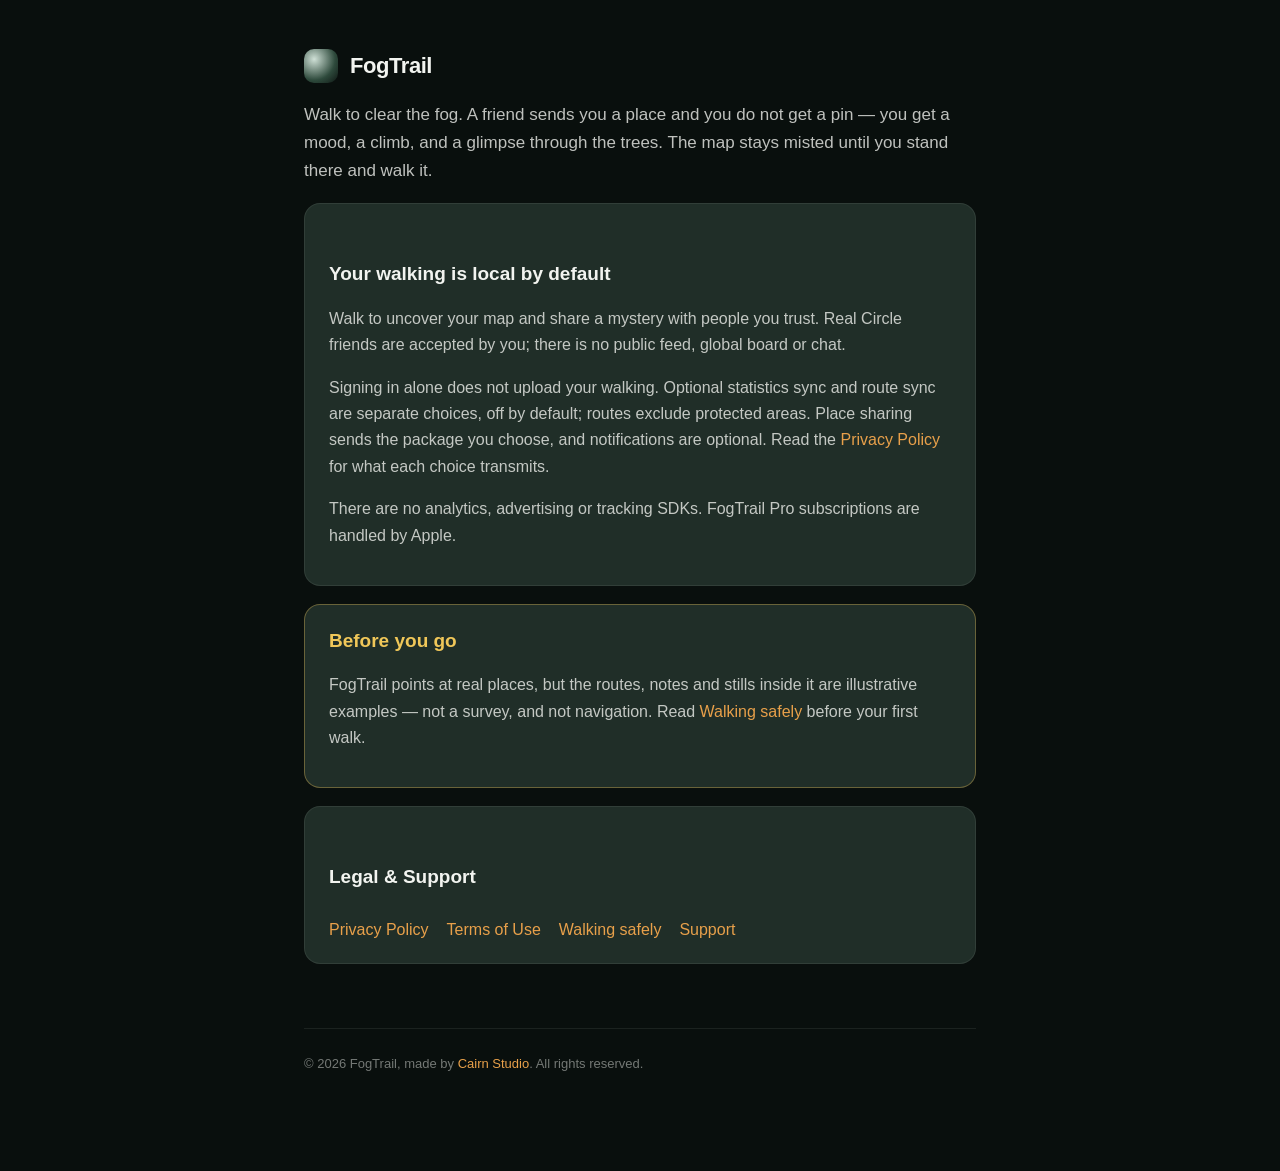
<file: index.html>
<!DOCTYPE html>
<html lang="en">
<head>
  <meta charset="utf-8">
  <meta name="viewport" content="width=device-width, initial-scale=1">
  <title>FogTrail</title>
  <link rel="stylesheet" href="style.css">
</head>
<body>
  <div class="wrap">
    <header class="brand"><div class="dot"></div><h1>FogTrail</h1></header>
    <p class="lede">Walk to clear the fog. A friend sends you a place and you do not
    get a pin — you get a mood, a climb, and a glimpse through the trees. The map
    stays misted until you stand there and walk it.</p>

    <div class="card">
      <h2>Your walking is local by default</h2>
      <p>Walk to uncover your map and share a mystery with people you trust. Real Circle
      friends are accepted by you; there is no public feed, global board or chat.</p>
      <p>Signing in alone does not upload your walking. Optional statistics sync and route
      sync are separate choices, off by default; routes exclude protected areas. Place sharing
      sends the package you choose, and notifications are optional. Read the
      <a href="privacy.html">Privacy Policy</a> for what each choice transmits.</p>
      <p>There are no analytics, advertising or tracking SDKs. FogTrail Pro subscriptions
      are handled by Apple.</p>
    </div>

    <div class="card warn">
      <h2>Before you go</h2>
      <p>FogTrail points at real places, but the routes, notes and stills inside it
      are illustrative examples — not a survey, and not navigation. Read
      <a href="safety.html">Walking safely</a> before your first walk.</p>
    </div>

    <div class="card">
      <h2>Legal &amp; Support</h2>
      <nav class="links">
        <a href="privacy.html">Privacy Policy</a>
        <a href="terms.html">Terms of Use</a>
        <a href="safety.html">Walking safely</a>
        <a href="support.html">Support</a>
      </nav>
    </div>
    <footer>© 2026 FogTrail, made by <a href="https://www.cairnstudio.si/fogtrail/">Cairn Studio</a>. All rights reserved.</footer>
  </div>
</body>
</html>
</file>
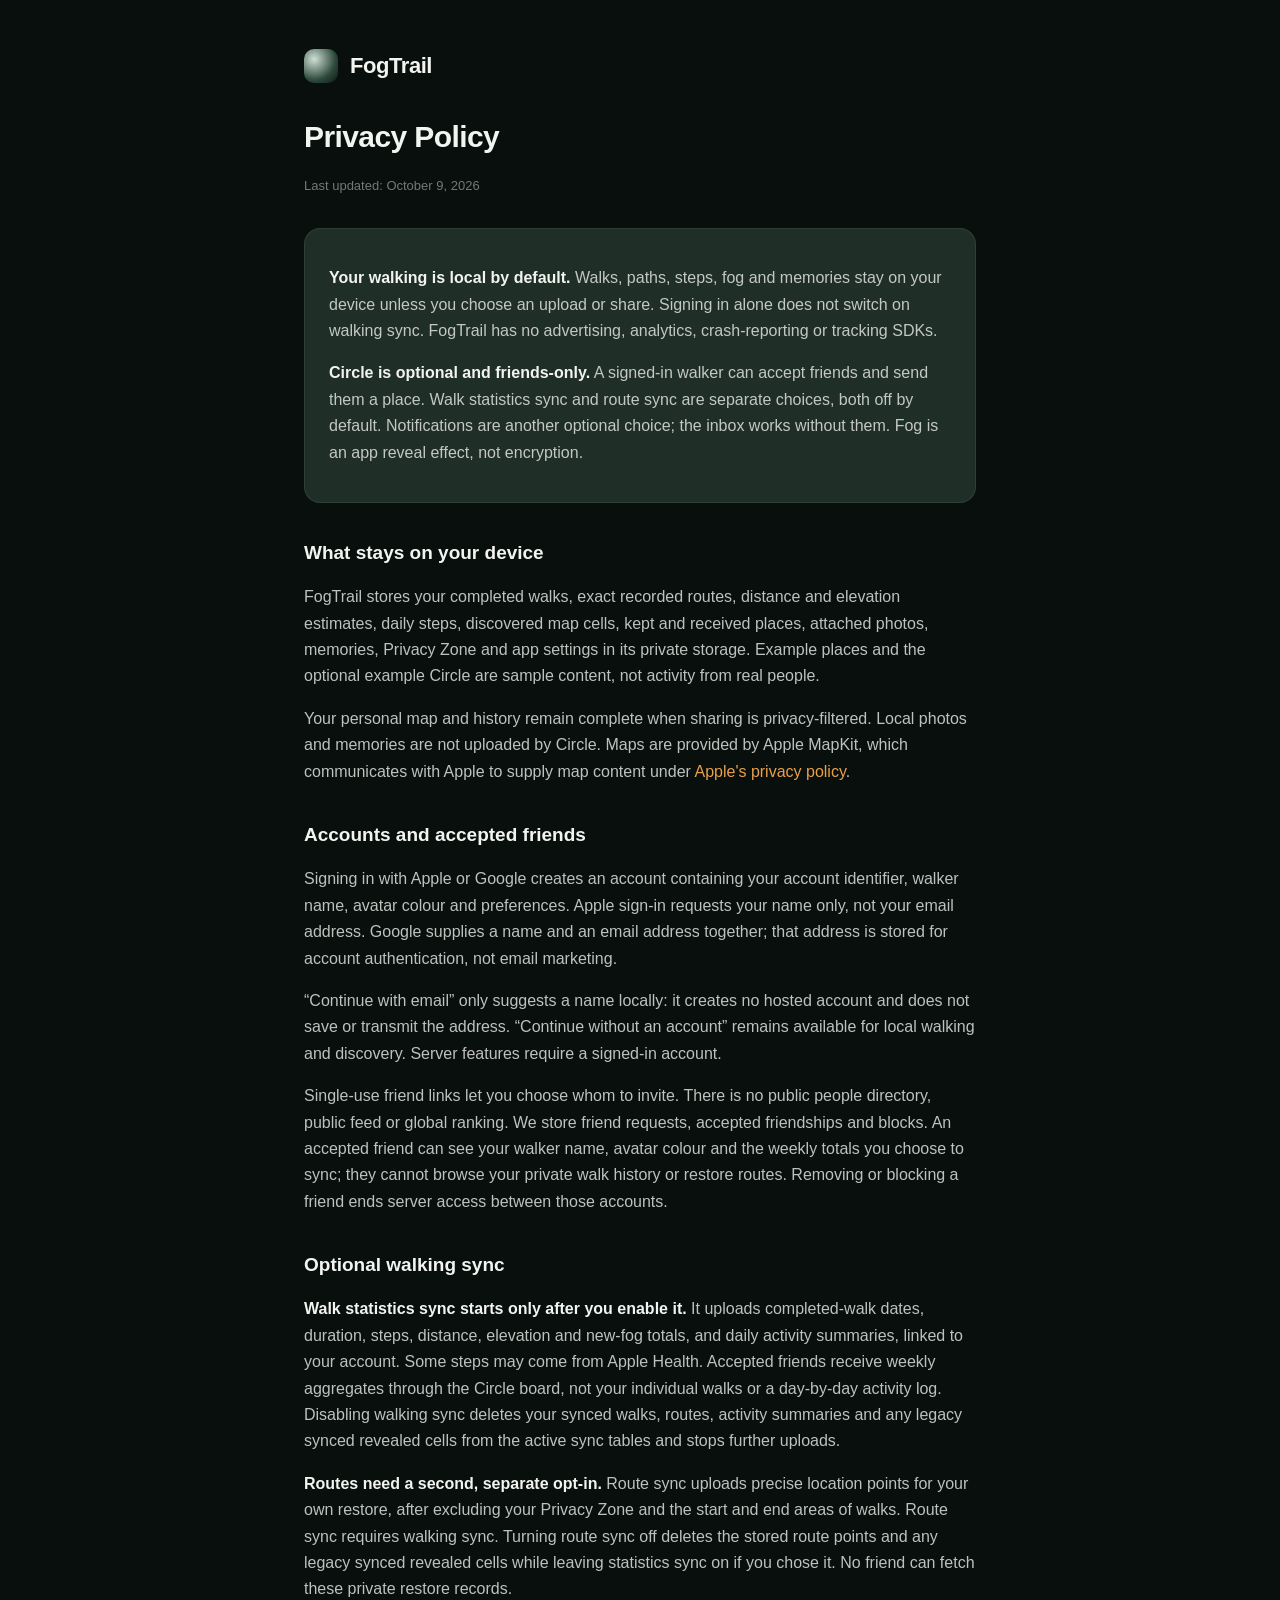
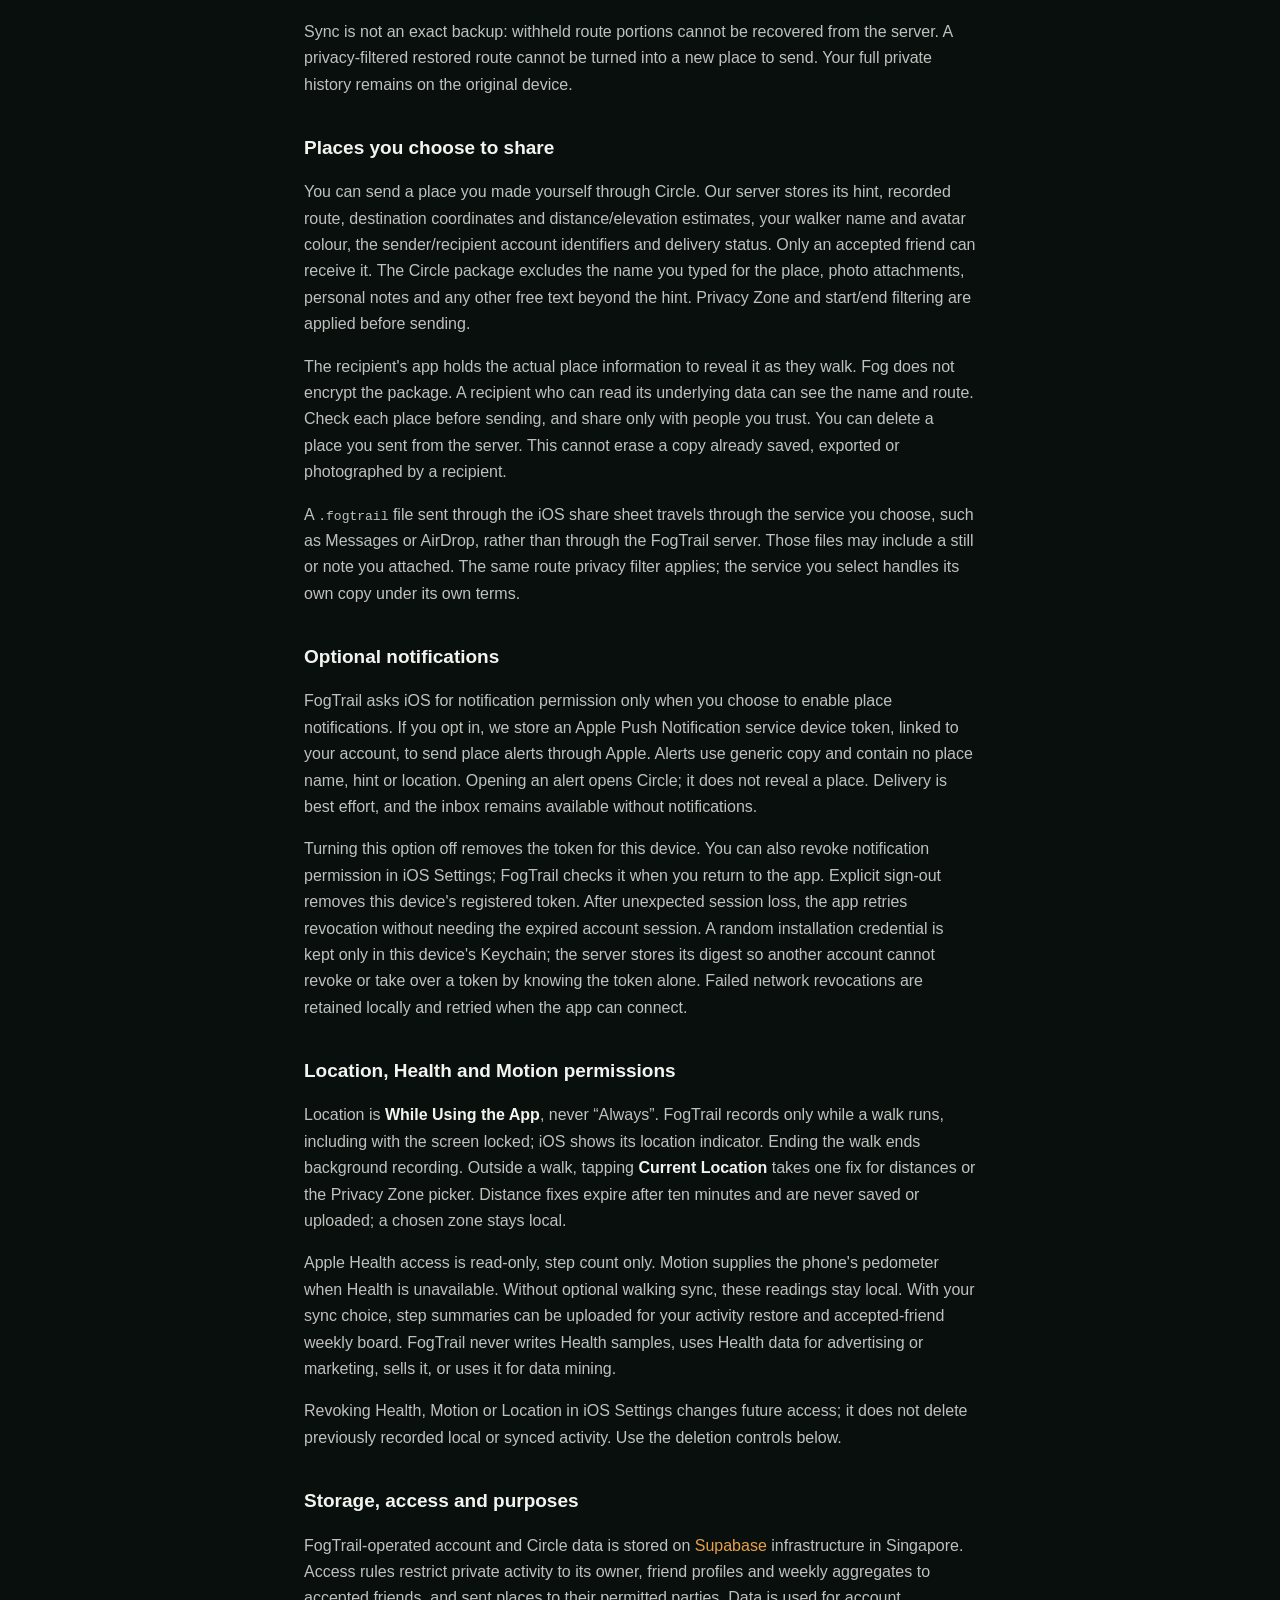
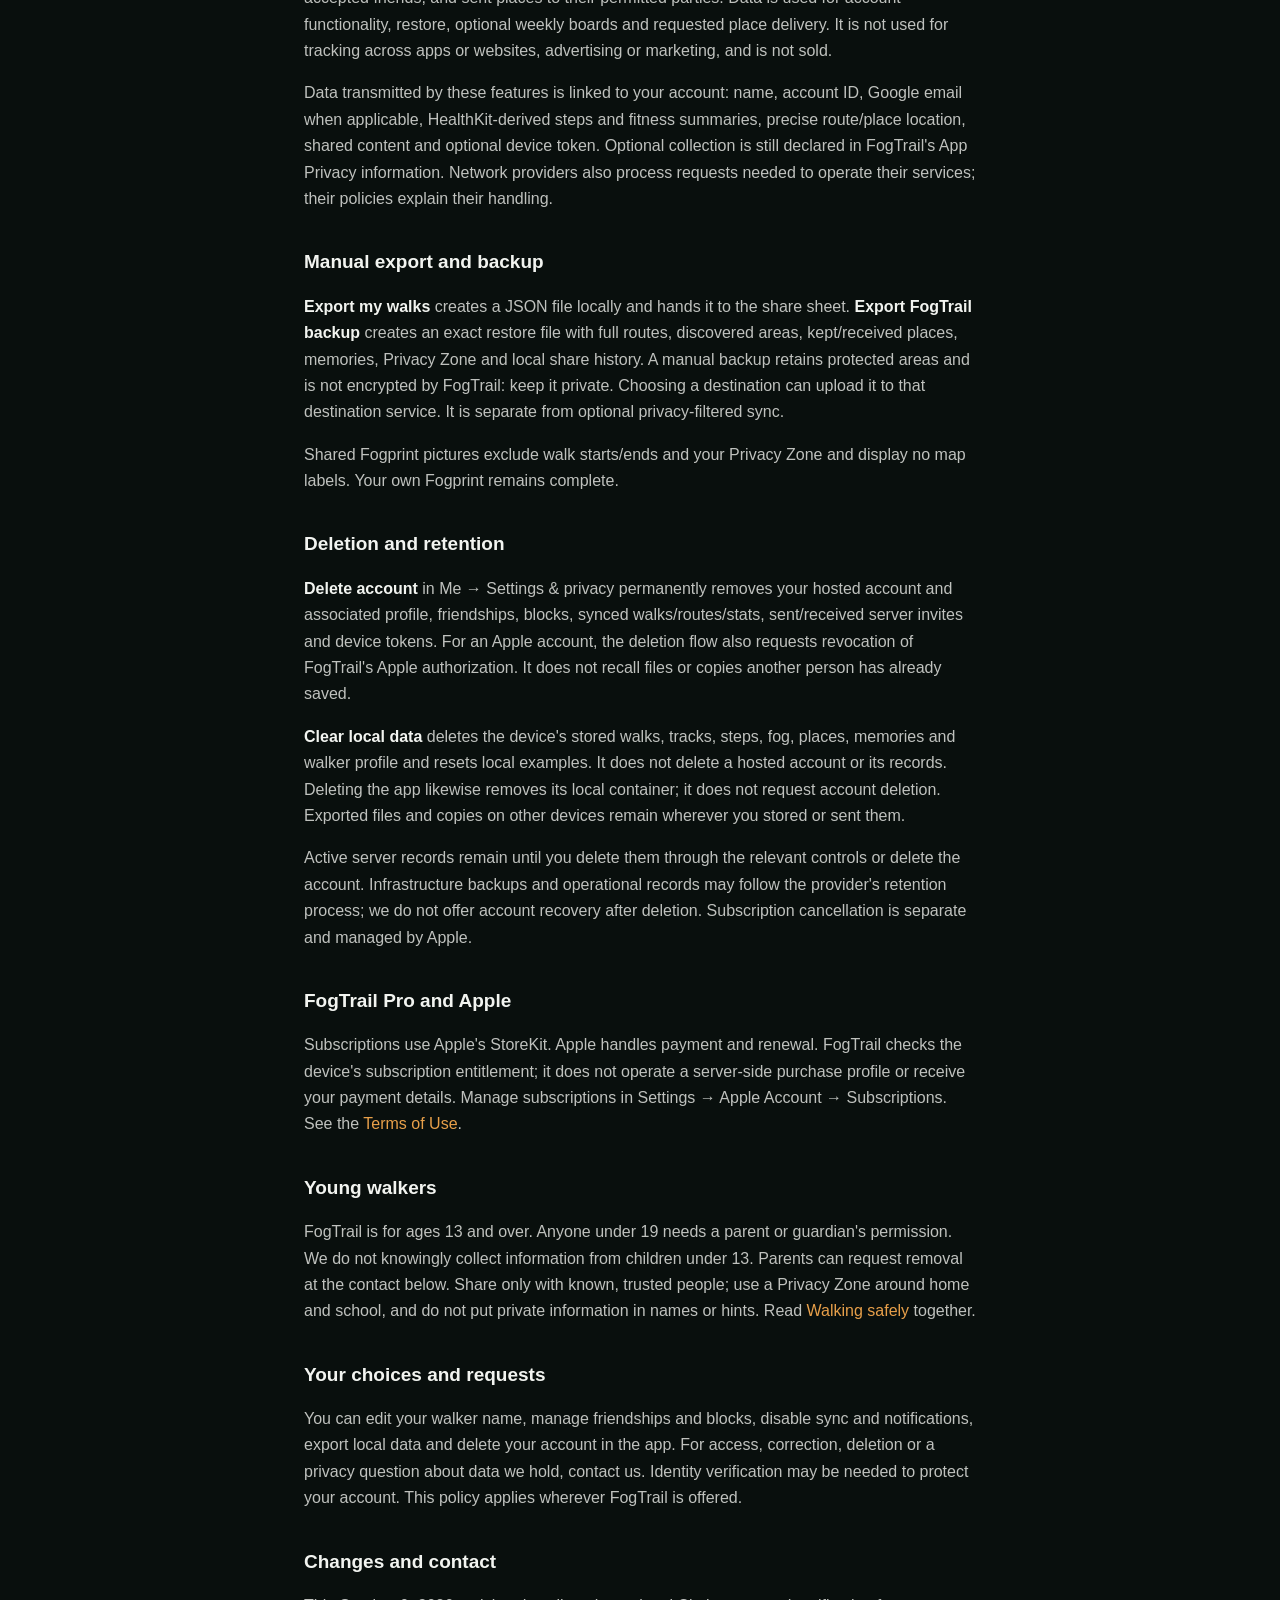
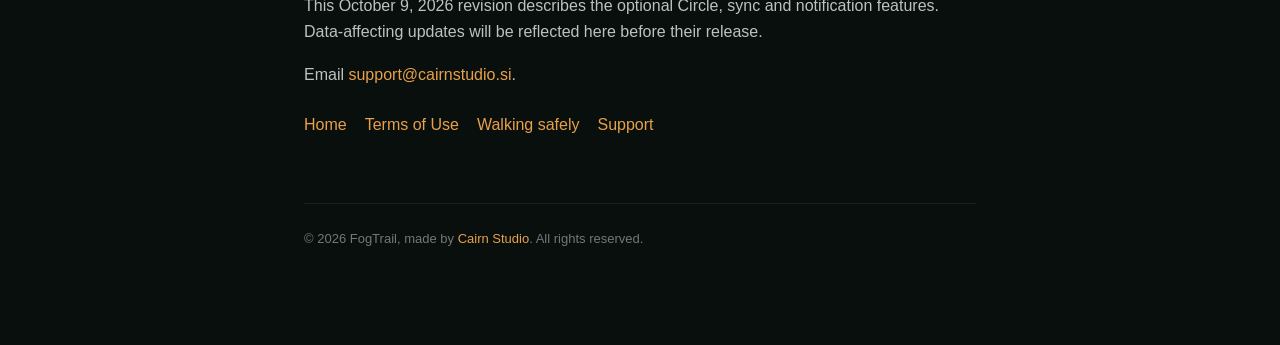
<file: privacy.html>
<!DOCTYPE html>
<html lang="en">
<head>
  <meta charset="utf-8">
  <meta name="viewport" content="width=device-width, initial-scale=1">
  <title>Privacy Policy — FogTrail</title>
  <link rel="stylesheet" href="style.css">
</head>
<body>
  <div class="wrap">
    <header class="brand"><div class="dot"></div><h1>FogTrail</h1></header>
    <h1 class="title">Privacy Policy</h1>
    <p class="updated">Last updated: October 9, 2026</p>

    <div class="card">
      <p><strong>Your walking is local by default.</strong> Walks, paths, steps,
      fog and memories stay on your device unless you choose an upload or share.
      Signing in alone does not switch on walking sync. FogTrail has no advertising,
      analytics, crash-reporting or tracking SDKs.</p>
      <p><strong>Circle is optional and friends-only.</strong> A signed-in walker can
      accept friends and send them a place. Walk statistics sync and route sync are
      separate choices, both off by default. Notifications are another optional choice;
      the inbox works without them. Fog is an app reveal effect, not encryption.</p>
    </div>

    <h2>What stays on your device</h2>
    <p>FogTrail stores your completed walks, exact recorded routes, distance and elevation
    estimates, daily steps, discovered map cells, kept and received places, attached photos,
    memories, Privacy Zone and app settings in its private storage. Example places and the
    optional example Circle are sample content, not activity from real people.</p>
    <p>Your personal map and history remain complete when sharing is privacy-filtered.
    Local photos and memories are not uploaded by Circle. Maps are provided by Apple
    MapKit, which communicates with Apple to supply map content under
    <a href="https://www.apple.com/legal/privacy/">Apple's privacy policy</a>.</p>

    <h2>Accounts and accepted friends</h2>
    <p>Signing in with Apple or Google creates an account containing your account identifier,
    walker name, avatar colour and preferences. Apple sign-in requests your
    name only, not your email address. Google supplies a name and an email address together;
    that address is stored for account authentication, not email marketing.</p>
    <p>“Continue with email” only suggests a name locally: it creates no hosted account and
    does not save or transmit the address. “Continue without an account” remains available
    for local walking and discovery. Server features require a signed-in account.</p>
    <p>Single-use friend links let you choose whom to invite. There is no public
    people directory, public feed or global ranking. We store friend requests, accepted
    friendships and blocks. An accepted friend can see your walker name, avatar colour and
    the weekly totals you choose to sync; they cannot browse your private walk history or
    restore routes. Removing or blocking a friend ends server access between those accounts.</p>

    <h2>Optional walking sync</h2>
    <p><strong>Walk statistics sync starts only after you enable it.</strong> It uploads
    completed-walk dates, duration, steps, distance, elevation and new-fog totals, and daily
    activity summaries, linked to your account. Some steps may come from Apple Health.
    Accepted friends receive weekly aggregates through the Circle board, not your individual
    walks or a day-by-day activity log. Disabling walking sync deletes your synced walks,
    routes, activity summaries and any legacy synced revealed cells from the active sync tables and stops
    further uploads.</p>
    <p><strong>Routes need a second, separate opt-in.</strong> Route sync uploads precise
    location points for your own restore, after excluding your Privacy
    Zone and the start and end areas of walks. Route sync requires walking sync. Turning
    route sync off deletes the stored route points and any legacy synced revealed cells while leaving statistics sync on if you
    chose it. No friend can fetch these private restore records.</p>
    <p>Sync is not an exact backup: withheld route portions cannot be recovered from the
    server. A privacy-filtered restored route cannot be turned into a new place to send.
    Your full private history remains on the original device.</p>

    <h2>Places you choose to share</h2>
    <p>You can send a place you made yourself through Circle. Our server stores its hint,
    recorded route, destination coordinates and distance/elevation estimates, your walker name
    and avatar colour, the sender/recipient account identifiers and delivery status. Only an
    accepted friend can receive it. The Circle package excludes the name you typed for the
    place, photo attachments, personal notes and any other free text beyond the hint. Privacy
    Zone and start/end filtering are applied before sending.</p>
    <p>The recipient's app holds the actual place information to reveal it as they walk.
    Fog does not encrypt the package. A recipient who can read its underlying data can see
    the name and route. Check each place before sending, and share only with people you trust.
    You can delete a place you sent from the server. This cannot erase a copy already saved,
    exported or photographed by a recipient.</p>
    <p>A <code>.fogtrail</code> file sent through the iOS share sheet travels through the
    service you choose, such as Messages or AirDrop, rather than through the FogTrail server.
    Those files may include a still or note you attached. The same route privacy filter
    applies; the service you select handles its own copy under its own terms.</p>

    <h2>Optional notifications</h2>
    <p>FogTrail asks iOS for notification permission only when you choose to enable place
    notifications. If you opt in, we store an Apple Push Notification service device token,
    linked to your account, to send place alerts through Apple. Alerts use generic copy and
    contain no place name, hint or location. Opening an alert opens Circle; it does not reveal
    a place. Delivery is best effort, and the inbox remains available without notifications.</p>
    <p>Turning this option off removes the token for this device. You can also revoke
    notification permission in iOS Settings; FogTrail checks it when you return to the app.
    Explicit sign-out removes this device's registered token. After unexpected session loss,
    the app retries revocation without needing the expired account session. A random installation
    credential is kept only in this device's Keychain; the server stores its digest so another
    account cannot revoke or take over a token by knowing the token alone. Failed network
    revocations are retained locally and retried when the app can connect.</p>

    <h2>Location, Health and Motion permissions</h2>
    <p>Location is <strong>While Using the App</strong>, never “Always”. FogTrail records
    only while a walk runs, including with the screen locked; iOS shows its location indicator.
    Ending the walk ends background recording. Outside a walk, tapping <strong>Current
    Location</strong> takes one fix for distances or the Privacy Zone picker. Distance fixes
    expire after ten minutes and are never saved or uploaded; a chosen zone stays local.</p>
    <p>Apple Health access is read-only, step count only. Motion supplies the phone's
    pedometer when Health is unavailable. Without optional walking sync, these readings stay
    local. With your sync choice, step summaries can be uploaded for your activity restore
    and accepted-friend weekly board. FogTrail never writes Health samples, uses Health data
    for advertising or marketing, sells it, or uses it for data mining.</p>
    <p>Revoking Health, Motion or Location in iOS Settings changes future access; it does
    not delete previously recorded local or synced activity. Use the deletion controls below.</p>

    <h2>Storage, access and purposes</h2>
    <p>FogTrail-operated account and Circle data is stored on
    <a href="https://supabase.com/privacy">Supabase</a> infrastructure in Singapore.
    Access rules restrict private activity to its owner, friend profiles and weekly aggregates
    to accepted friends, and sent places to their permitted parties. Data is used for account
    functionality, restore, optional weekly boards and requested place delivery. It is not used
    for tracking across apps or websites, advertising or marketing, and is not sold.</p>
    <p>Data transmitted by these features is linked to your account: name, account ID,
    Google email when applicable, HealthKit-derived steps and fitness summaries, precise route/place location, shared
    content and optional device token. Optional collection is still declared in FogTrail's
    App Privacy information. Network providers also process requests needed to operate their
    services; their policies explain their handling.</p>

    <h2>Manual export and backup</h2>
    <p><strong>Export my walks</strong> creates a JSON file locally and hands it to the
    share sheet. <strong>Export FogTrail backup</strong> creates an exact restore file with
    full routes, discovered areas, kept/received places, memories, Privacy Zone and local share
    history. A manual backup retains protected areas and is not encrypted by FogTrail: keep it
    private. Choosing a destination can upload it to that destination service. It is separate
    from optional privacy-filtered sync.</p>
    <p>Shared Fogprint pictures exclude walk starts/ends and your Privacy Zone and display
    no map labels. Your own Fogprint remains complete.</p>

    <h2>Deletion and retention</h2>
    <p><strong>Delete account</strong> in Me → Settings &amp; privacy permanently removes
    your hosted account and associated profile, friendships, blocks, synced walks/routes/stats,
    sent/received server invites and device tokens. For an Apple account, the deletion flow
    also requests revocation of FogTrail's Apple authorization. It does not recall files or
    copies another person has already saved.</p>
    <p><strong>Clear local data</strong> deletes the device's stored walks, tracks, steps,
    fog, places, memories and walker profile and resets local examples. It does not delete a
    hosted account or its records. Deleting the app likewise removes its local container;
    it does not request account deletion. Exported files and copies on other devices remain
    wherever you stored or sent them.</p>
    <p>Active server records remain until you delete them through the relevant controls or
    delete the account. Infrastructure backups and operational records may follow the
    provider's retention process; we do not offer account recovery after deletion. Subscription
    cancellation is separate and managed by Apple.</p>

    <h2>FogTrail Pro and Apple</h2>
    <p>Subscriptions use Apple's StoreKit. Apple handles payment and renewal. FogTrail checks
    the device's subscription entitlement; it does not operate a server-side purchase profile
    or receive your payment details. Manage subscriptions in Settings → Apple Account →
    Subscriptions. See the <a href="terms.html">Terms of Use</a>.</p>

    <h2>Young walkers</h2>
    <p>FogTrail is for ages 13 and over. Anyone under 19 needs a parent or guardian's
    permission. We do not knowingly collect information from children under 13. Parents can
    request removal at the contact below. Share only with known, trusted people; use a Privacy
    Zone around home and school, and do not put private information in names or hints. Read
    <a href="safety.html">Walking safely</a> together.</p>

    <h2>Your choices and requests</h2>
    <p>You can edit your walker name, manage friendships and blocks, disable sync and
    notifications, export local data and delete your account in the app. For access, correction,
    deletion or a privacy question about data we hold, contact us. Identity verification may
    be needed to protect your account. This policy applies wherever FogTrail is offered.</p>

    <h2>Changes and contact</h2>
    <p>This October 9, 2026 revision describes the optional Circle, sync and notification features.
    Data-affecting updates will be reflected here before their release.</p>
    <p>Email <a href="mailto:support@cairnstudio.si?subject=FogTrail%20Privacy">support@cairnstudio.si</a>.</p>

    <nav class="links">
      <a href="index.html">Home</a>
      <a href="terms.html">Terms of Use</a>
      <a href="safety.html">Walking safely</a>
      <a href="support.html">Support</a>
    </nav>
    <footer>© 2026 FogTrail, made by <a href="https://www.cairnstudio.si/fogtrail/">Cairn Studio</a>. All rights reserved.</footer>
  </div>
</body>
</html>
</file>
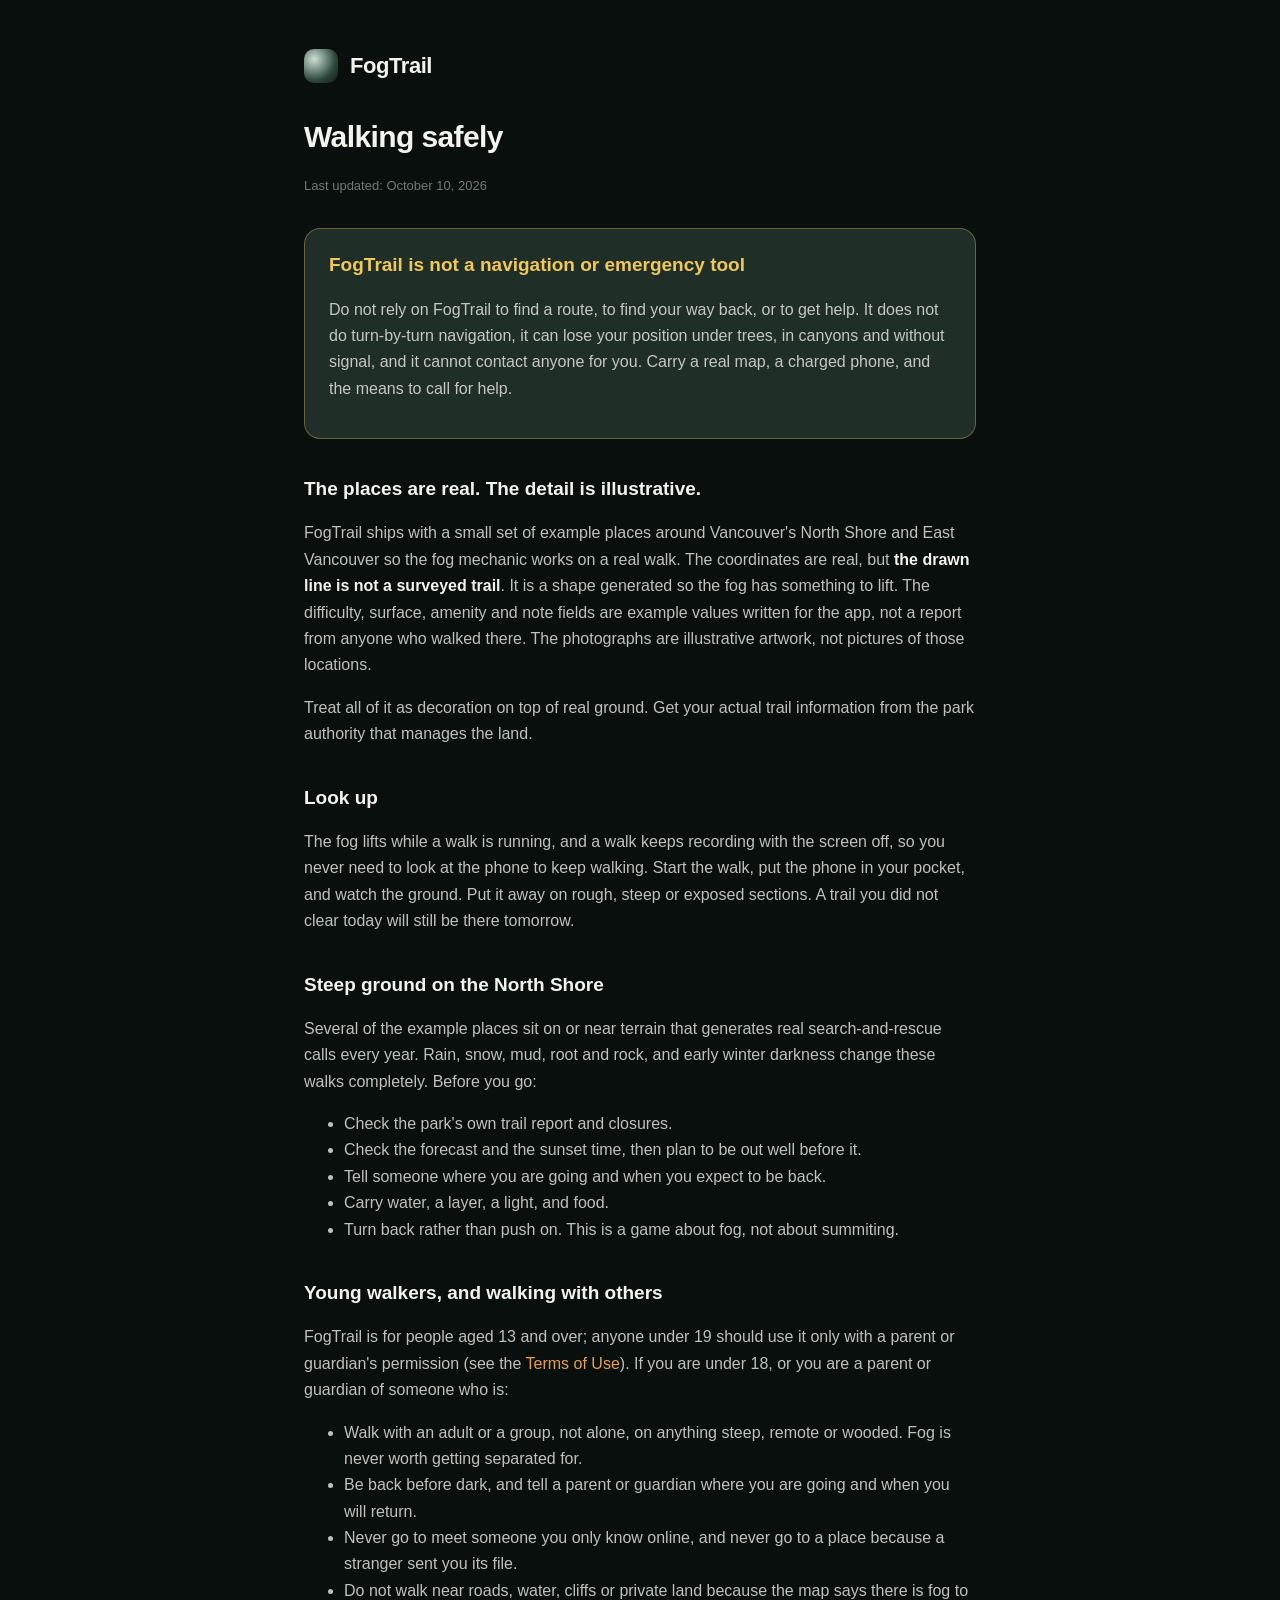
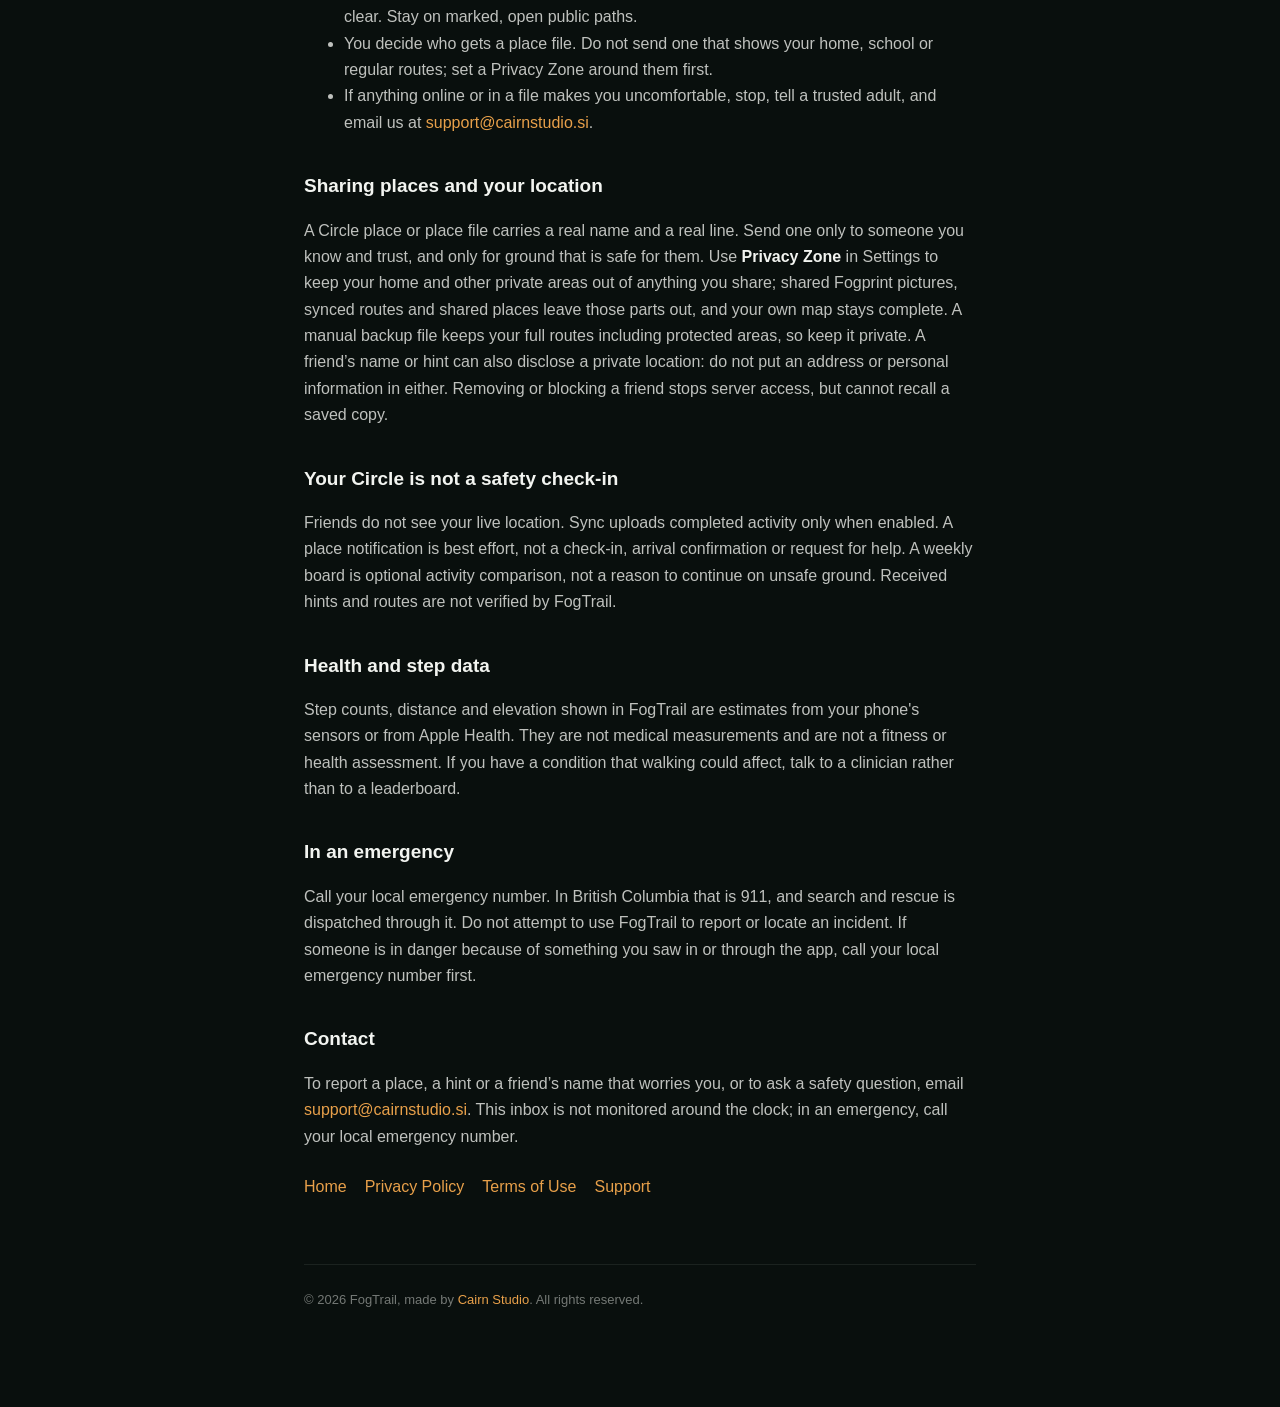
<file: safety.html>
<!DOCTYPE html>
<html lang="en">
<head>
  <meta charset="utf-8">
  <meta name="viewport" content="width=device-width, initial-scale=1">
  <title>Walking safely — FogTrail</title>
  <link rel="stylesheet" href="style.css">
</head>
<body>
  <div class="wrap">
    <header class="brand"><div class="dot"></div><h1>FogTrail</h1></header>
    <h1 class="title">Walking safely</h1>
    <p class="updated">Last updated: October 10, 2026</p>

    <div class="card warn">
      <h2>FogTrail is not a navigation or emergency tool</h2>
      <p>Do not rely on FogTrail to find a route, to find your way back, or to get
      help. It does not do turn-by-turn navigation, it can lose your position under
      trees, in canyons and without signal, and it cannot contact anyone for you. Carry a real
      map, a charged phone, and the means to call for help.</p>
    </div>

    <h2>The places are real. The detail is illustrative.</h2>
    <p>FogTrail ships with a small set of example places around Vancouver's North
    Shore and East Vancouver so the fog mechanic works on a real walk. The
    coordinates are real, but <strong>the drawn line is not a surveyed trail</strong>.
    It is a shape generated so the fog has something to lift. The difficulty,
    surface, amenity and note fields are example values written for the app, not a
    report from anyone who walked there. The photographs are illustrative artwork,
    not pictures of those locations.</p>
    <p>Treat all of it as decoration on top of real ground. Get your actual trail
    information from the park authority that manages the land.</p>

    <h2>Look up</h2>
    <p>The fog lifts while a walk is running, and a walk keeps recording with the
    screen off, so you never need to look at the phone to keep walking. Start the
    walk, put the phone in your pocket, and watch the ground. Put it away on rough,
    steep or exposed sections. A trail you did not clear today will still be there
    tomorrow.</p>

    <h2>Steep ground on the North Shore</h2>
    <p>Several of the example places sit on or near terrain that generates real
    search-and-rescue calls every year. Rain, snow, mud, root and rock, and early
    winter darkness change these walks completely. Before you go:</p>
    <ul>
      <li>Check the park's own trail report and closures.</li>
      <li>Check the forecast and the sunset time, then plan to be out well before it.</li>
      <li>Tell someone where you are going and when you expect to be back.</li>
      <li>Carry water, a layer, a light, and food.</li>
      <li>Turn back rather than push on. This is a game about fog, not about summiting.</li>
    </ul>

    <h2>Young walkers, and walking with others</h2>
    <p>FogTrail is for people aged 13 and over; anyone under 19 should use it only
    with a parent or guardian's permission (see the
    <a href="terms.html">Terms of Use</a>). If you are under 18, or you are a parent
    or guardian of someone who is:</p>
    <ul>
      <li>Walk with an adult or a group, not alone, on anything steep, remote or
      wooded. Fog is never worth getting separated for.</li>
      <li>Be back before dark, and tell a parent or guardian where you are going and
      when you will return.</li>
      <li>Never go to meet someone you only know online, and never go to a place
      because a stranger sent you its file.</li>
      <li>Do not walk near roads, water, cliffs or private land because the map
      says there is fog to clear. Stay on marked, open public paths.</li>
      <li>You decide who gets a place file. Do not send one that shows your home,
      school or regular routes; set a Privacy Zone around them first.</li>
      <li>If anything online or in a file makes you uncomfortable, stop, tell a
      trusted adult, and email us at
      <a href="mailto:support@cairnstudio.si?subject=FogTrail%20Safety">support@cairnstudio.si</a>.</li>
    </ul>

    <h2>Sharing places and your location</h2>
    <p>A Circle place or place file carries a real name and a real line. Send one only to someone you
    know and trust, and only for ground that is safe for them. Use
    <strong>Privacy Zone</strong> in Settings to keep your home and other private
    areas out of anything you share; shared Fogprint pictures, synced routes and shared places leave
    those parts out, and your own map stays complete. A manual backup file keeps your full
    routes including protected areas, so keep it private. A friend’s name or hint can also
    disclose a private location: do not put an address or personal information in either.
    Removing or blocking a friend stops server access, but cannot recall a saved copy.</p>

    <h2>Your Circle is not a safety check-in</h2>
    <p>Friends do not see your live location. Sync uploads completed activity only when
    enabled. A place notification is best effort, not a check-in, arrival confirmation or
    request for help. A weekly board is optional activity comparison, not a reason to
    continue on unsafe ground. Received hints and routes are not verified by FogTrail.</p>

    <h2>Health and step data</h2>
    <p>Step counts, distance and elevation shown in FogTrail are estimates from your
    phone's sensors or from Apple Health. They are not medical measurements and are
    not a fitness or health assessment. If you have a condition that walking could
    affect, talk to a clinician rather than to a leaderboard.</p>

    <h2>In an emergency</h2>
    <p>Call your local emergency number. In British Columbia that is 911, and
    search and rescue is dispatched through it. Do not attempt to use FogTrail to
    report or locate an incident. If someone is in danger because of something you
    saw in or through the app, call your local emergency number first.</p>

    <h2>Contact</h2>
    <p>To report a place, a hint or a friend’s name that worries you, or to ask a safety
    question, email
    <a href="mailto:support@cairnstudio.si?subject=FogTrail%20Safety">support@cairnstudio.si</a>.
    This inbox is not monitored around the clock; in an emergency, call your local
    emergency number.</p>

    <nav class="links">
      <a href="index.html">Home</a>
      <a href="privacy.html">Privacy Policy</a>
      <a href="terms.html">Terms of Use</a>
      <a href="support.html">Support</a>
    </nav>
    <footer>© 2026 FogTrail, made by <a href="https://www.cairnstudio.si/fogtrail/">Cairn Studio</a>. All rights reserved.</footer>
  </div>
</body>
</html>
</file>
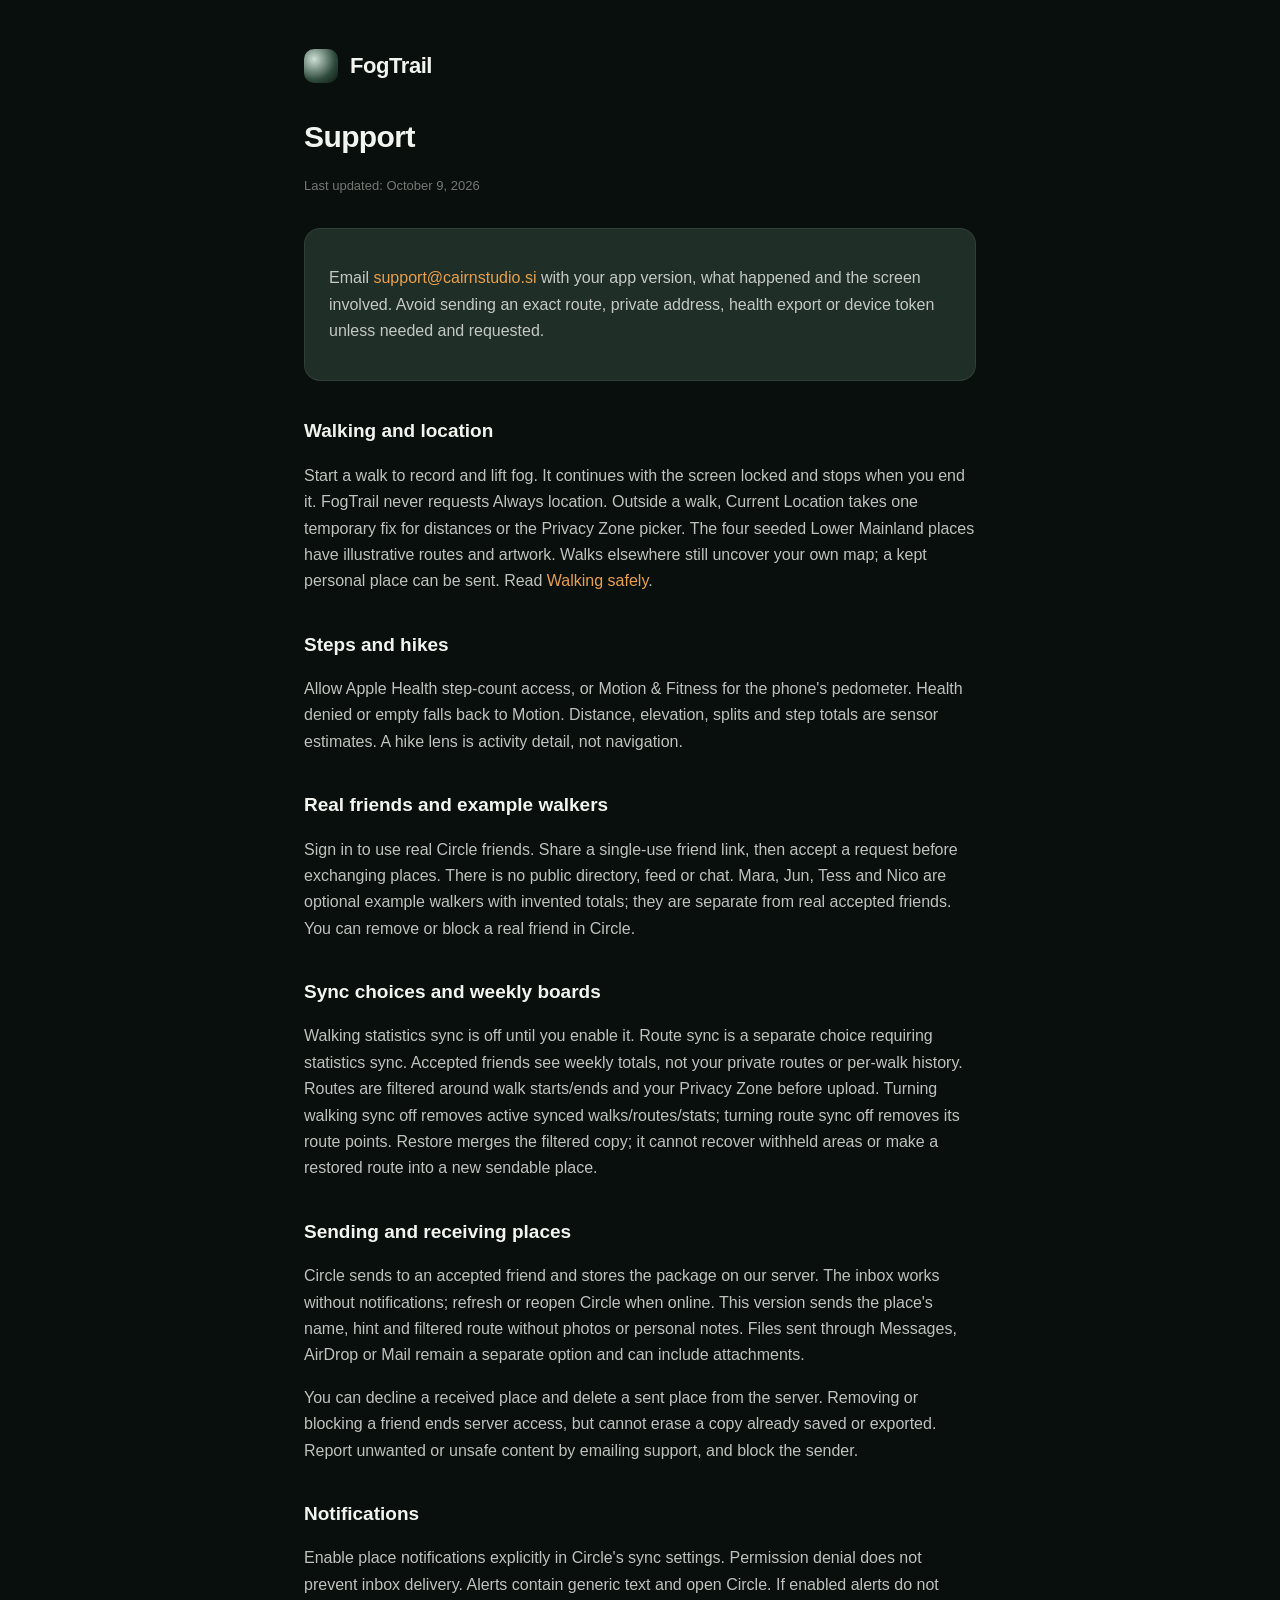
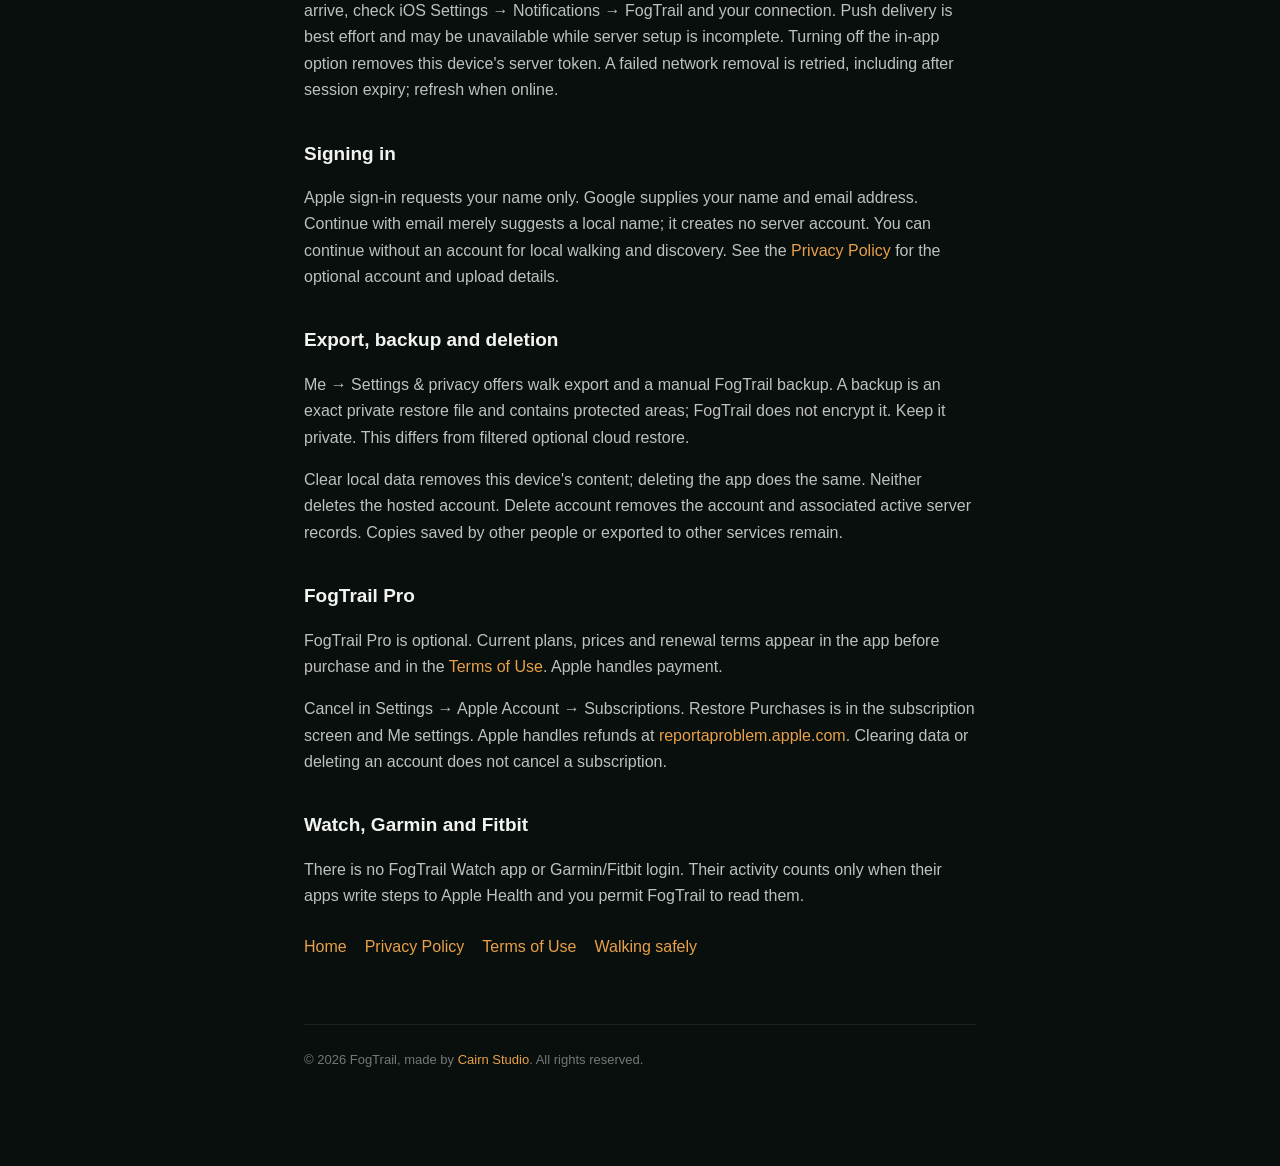
<file: support.html>
<!DOCTYPE html>
<html lang="en">
<head>
  <meta charset="utf-8">
  <meta name="viewport" content="width=device-width, initial-scale=1">
  <title>Support — FogTrail</title>
  <link rel="stylesheet" href="style.css">
</head>
<body>
  <div class="wrap">
    <header class="brand"><div class="dot"></div><h1>FogTrail</h1></header>
    <h1 class="title">Support</h1>
    <p class="updated">Last updated: October 9, 2026</p>

    <div class="card">
      <p>Email <a href="mailto:support@cairnstudio.si?subject=FogTrail%20Support">support@cairnstudio.si</a>
      with your app version, what happened and the screen involved. Avoid sending an exact
      route, private address, health export or device token unless needed and requested.</p>
    </div>
    <h2>Walking and location</h2>
    <p>Start a walk to record and lift fog. It continues with the screen locked and stops
    when you end it. FogTrail never requests Always location. Outside a walk, Current Location
    takes one temporary fix for distances or the Privacy Zone picker. The four seeded Lower
    Mainland places have illustrative routes and artwork. Walks elsewhere still uncover your
    own map; a kept personal place can be sent. Read <a href="safety.html">Walking safely</a>.</p>
    <h2>Steps and hikes</h2>
    <p>Allow Apple Health step-count access, or Motion &amp; Fitness for the phone's
    pedometer. Health denied or empty falls back to Motion. Distance, elevation, splits and
    step totals are sensor estimates. A hike lens is activity detail, not navigation.</p>
    <h2>Real friends and example walkers</h2>
    <p>Sign in to use real Circle friends. Share a single-use friend link, then
    accept a request before exchanging places. There is no public directory, feed or chat.
    Mara, Jun, Tess and Nico are optional example walkers with invented totals; they are
    separate from real accepted friends. You can remove or block a real friend in Circle.</p>
    <h2>Sync choices and weekly boards</h2>
    <p>Walking statistics sync is off until you enable it. Route sync is a separate choice
    requiring statistics sync. Accepted friends see weekly totals, not your private routes or
    per-walk history. Routes are filtered around walk starts/ends and your Privacy Zone before
    upload. Turning walking sync off removes active synced walks/routes/stats; turning route
    sync off removes its route points. Restore merges the filtered copy; it cannot recover
    withheld areas or make a restored route into a new sendable place.</p>
    <h2>Sending and receiving places</h2>
    <p>Circle sends to an accepted friend and stores the package on our server. The inbox
    works without notifications; refresh or reopen Circle when online. This version sends
    the place's name, hint and filtered route without photos or personal notes. Files sent
    through Messages, AirDrop or Mail remain a separate option and can include attachments.</p>
    <p>You can decline a received place and delete a sent place from the server. Removing
    or blocking a friend ends server access, but cannot erase a copy already saved or exported.
    Report unwanted or unsafe content by emailing support, and block the sender.</p>
    <h2>Notifications</h2>
    <p>Enable place notifications explicitly in Circle's sync settings. Permission denial
    does not prevent inbox delivery. Alerts contain generic text and open Circle. If enabled
    alerts do not arrive, check iOS Settings → Notifications → FogTrail and your connection.
    Push delivery is best effort and may be unavailable while server setup is incomplete.
    Turning off the in-app option removes this device's server token. A failed network
    removal is retried, including after session expiry; refresh when online.</p>
    <h2>Signing in</h2>
    <p>Apple sign-in requests your name only. Google supplies your name and email address.
    Continue with email merely suggests a local name; it creates no server account. You can
    continue without an account for local walking and discovery. See the
    <a href="privacy.html">Privacy Policy</a> for the optional account and upload details.</p>
    <h2>Export, backup and deletion</h2>
    <p>Me → Settings &amp; privacy offers walk export and a manual FogTrail backup.
    A backup is an exact private restore file and contains protected areas; FogTrail does not
    encrypt it. Keep it private. This differs from filtered optional cloud restore.</p>
    <p>Clear local data removes this device's content; deleting the app does the same.
    Neither deletes the hosted account. Delete account removes the account and associated
    active server records. Copies saved by other people or exported to other services remain.</p>
    <h2>FogTrail Pro</h2>
    <p>FogTrail Pro is optional. Current plans, prices and renewal terms appear in the app
    before purchase and in the <a href="terms.html">Terms of Use</a>. Apple handles payment.</p>
    <p>Cancel in Settings → Apple Account → Subscriptions. Restore Purchases is in the
    subscription screen and Me settings. Apple handles refunds at
    <a href="https://reportaproblem.apple.com">reportaproblem.apple.com</a>. Clearing data or
    deleting an account does not cancel a subscription.</p>
    <h2>Watch, Garmin and Fitbit</h2>
    <p>There is no FogTrail Watch app or Garmin/Fitbit login. Their activity counts only
    when their apps write steps to Apple Health and you permit FogTrail to read them.</p>

    <nav class="links">
      <a href="index.html">Home</a>
      <a href="privacy.html">Privacy Policy</a>
      <a href="terms.html">Terms of Use</a>
      <a href="safety.html">Walking safely</a>
    </nav>
    <footer>© 2026 FogTrail, made by <a href="https://www.cairnstudio.si/fogtrail/">Cairn Studio</a>. All rights reserved.</footer>
  </div>
</body>
</html>
</file>
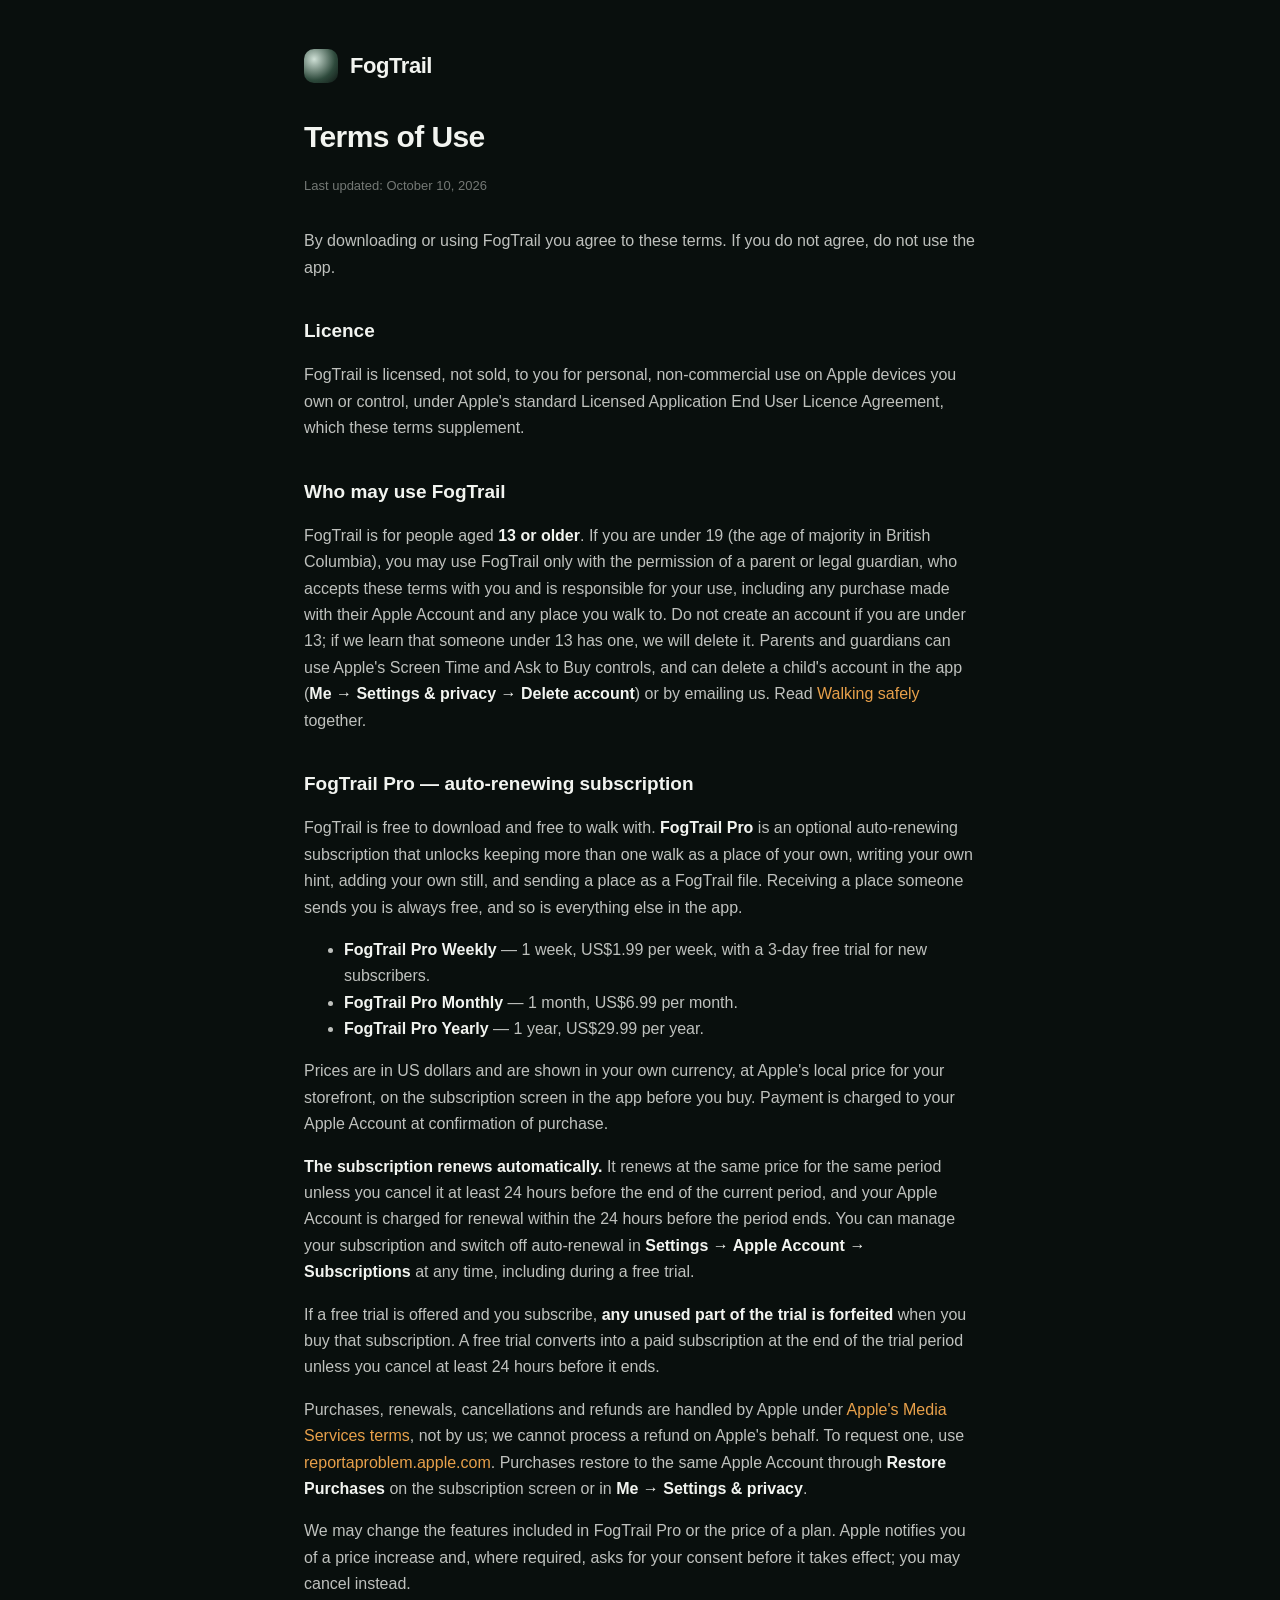
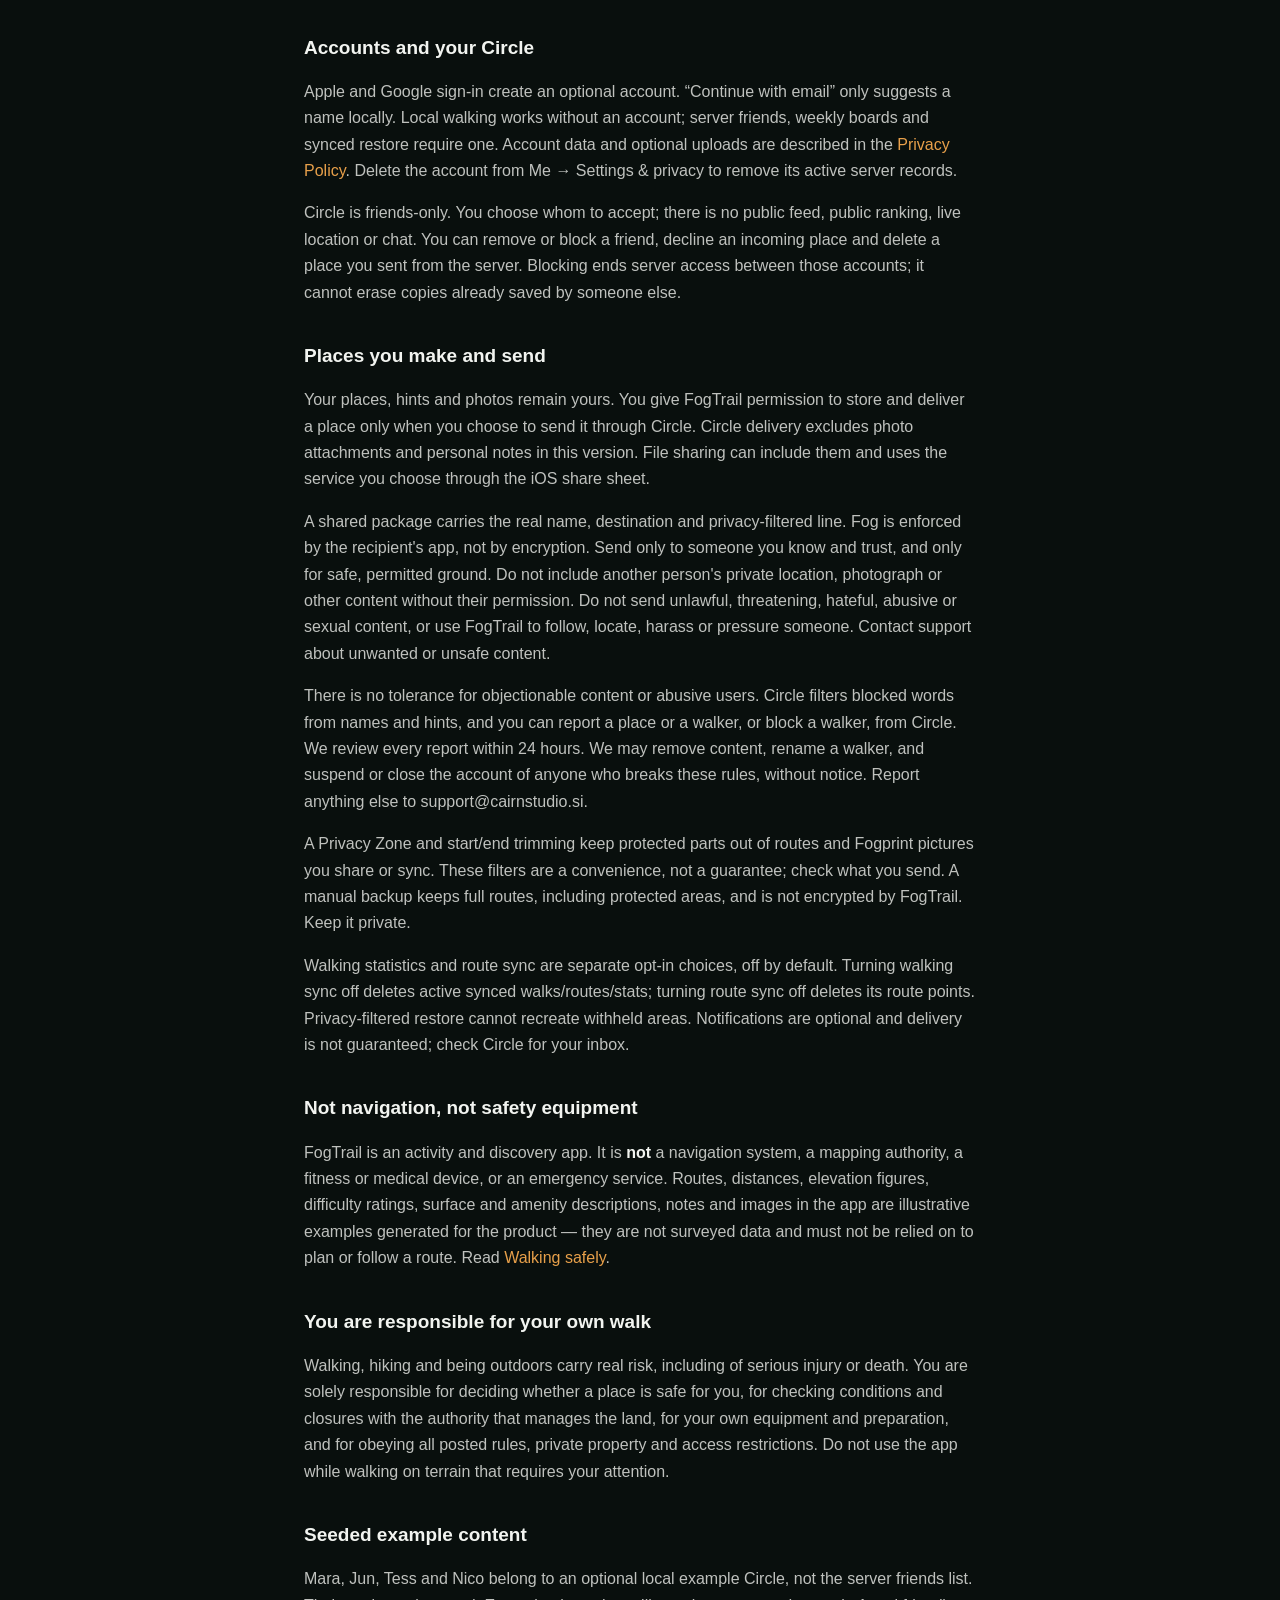
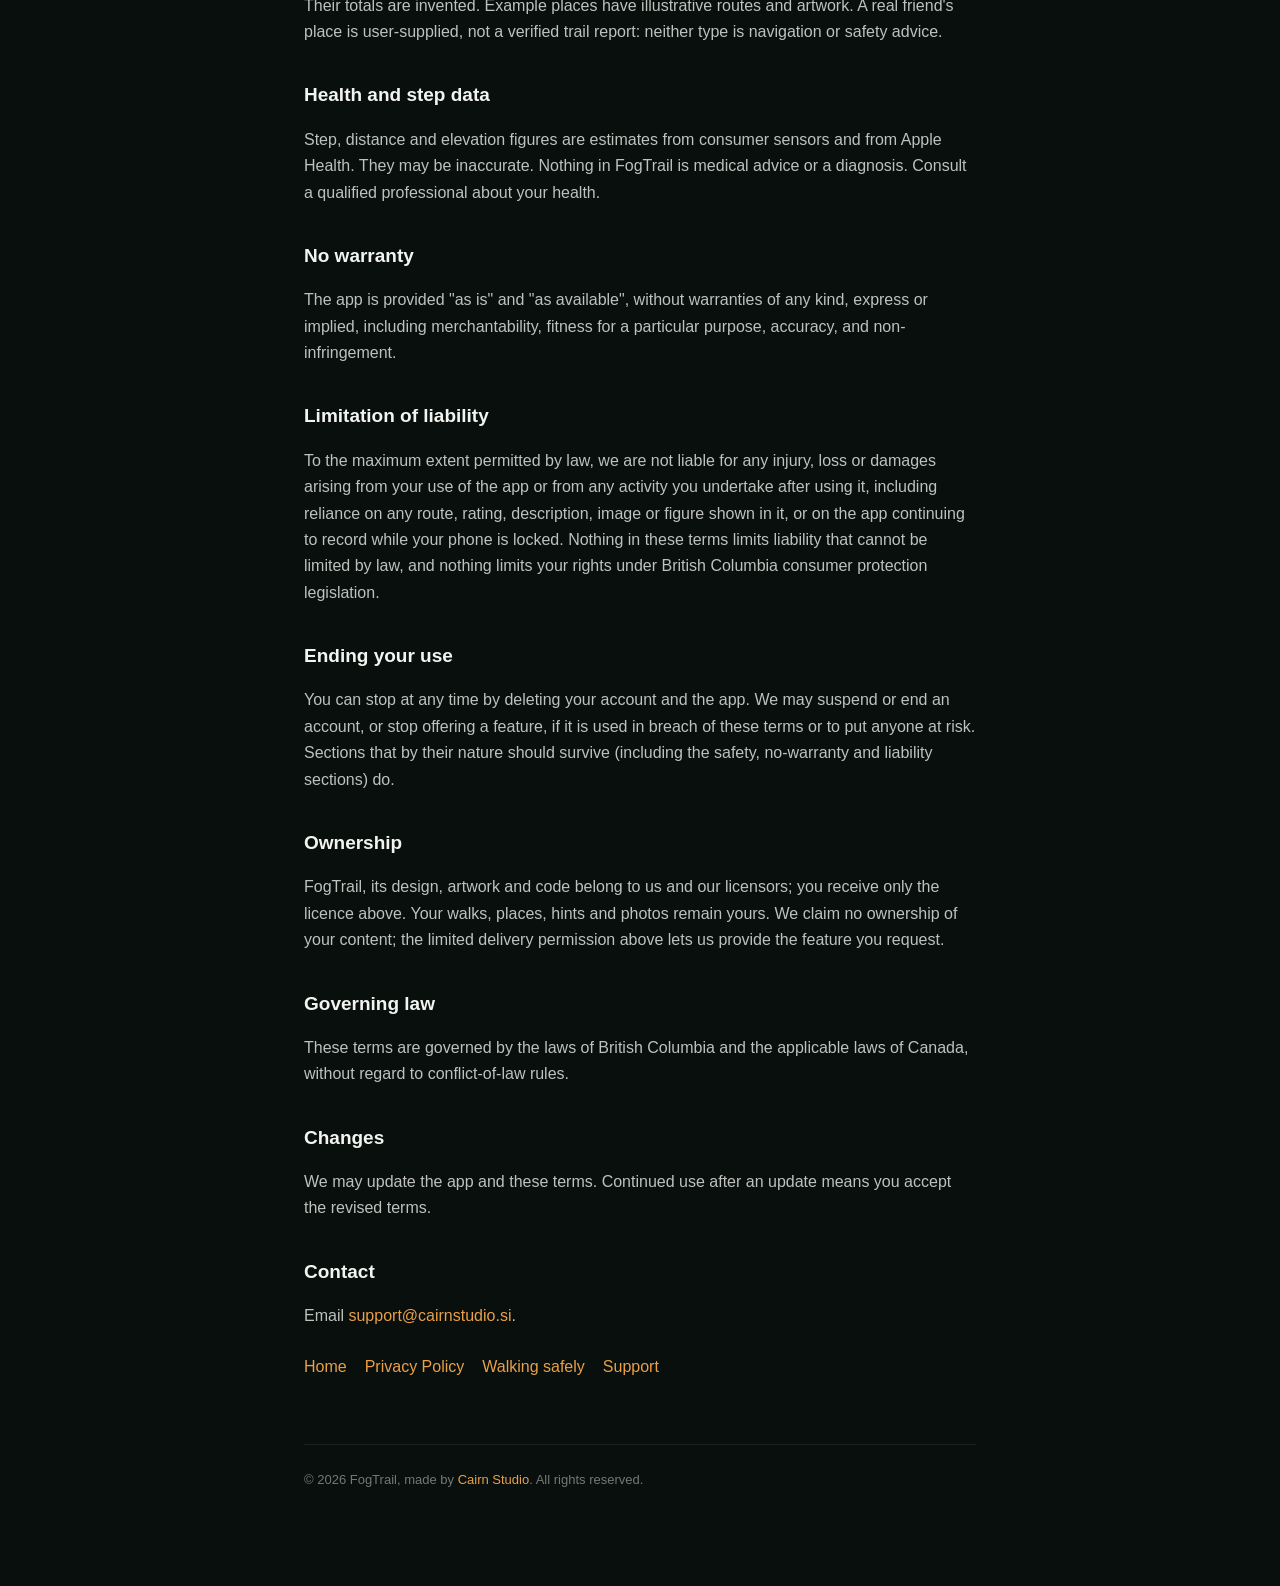
<file: terms.html>
<!DOCTYPE html>
<html lang="en">
<head>
  <meta charset="utf-8">
  <meta name="viewport" content="width=device-width, initial-scale=1">
  <title>Terms of Use — FogTrail</title>
  <link rel="stylesheet" href="style.css">
</head>
<body>
  <div class="wrap">
    <header class="brand"><div class="dot"></div><h1>FogTrail</h1></header>
    <h1 class="title">Terms of Use</h1>
    <p class="updated">Last updated: October 10, 2026</p>

    <p>By downloading or using FogTrail you agree to these terms. If you do not agree,
    do not use the app.</p>

    <h2>Licence</h2>
    <p>FogTrail is licensed, not sold, to you for personal, non-commercial use on
    Apple devices you own or control, under Apple's standard Licensed Application End
    User Licence Agreement, which these terms supplement.</p>

    <h2>Who may use FogTrail</h2>
    <p>FogTrail is for people aged <strong>13 or older</strong>. If you are under 19
    (the age of majority in British Columbia), you may use FogTrail only with the
    permission of a parent or legal guardian, who accepts these terms with you and is
    responsible for your use, including any purchase made with their Apple Account
    and any place you walk to. Do not create an account if you are under 13; if we
    learn that someone under 13 has one, we will delete it. Parents and guardians can
    use Apple's Screen Time and Ask to Buy controls, and can delete a child's
    account in the app (<strong>Me &rarr; Settings &amp; privacy &rarr; Delete
    account</strong>) or by emailing us. Read
    <a href="safety.html">Walking safely</a> together.</p>

    <h2>FogTrail Pro — auto-renewing subscription</h2>
    <p>FogTrail is free to download and free to walk with. <strong>FogTrail Pro</strong>
    is an optional auto-renewing subscription that unlocks keeping more than one walk
    as a place of your own, writing your own hint, adding your own still, and sending a
    place as a FogTrail file. Receiving a place someone sends you is always free, and
    so is everything else in the app.</p>
    <ul>
      <li><strong>FogTrail Pro Weekly</strong> — 1 week, US$1.99 per week, with a
      3-day free trial for new subscribers.</li>
      <li><strong>FogTrail Pro Monthly</strong> — 1 month, US$6.99 per month.</li>
      <li><strong>FogTrail Pro Yearly</strong> — 1 year, US$29.99 per year.</li>
    </ul>
    <p>Prices are in US dollars and are shown in your own currency, at Apple's local
    price for your storefront, on the subscription screen in the app before you buy.
    Payment is charged to your Apple Account at confirmation of purchase.</p>
    <p><strong>The subscription renews automatically.</strong> It renews at the same
    price for the same period unless you cancel it at least 24 hours before the end of
    the current period, and your Apple Account is charged for renewal within the 24
    hours before the period ends. You can manage your subscription and switch off
    auto-renewal in <strong>Settings → Apple Account → Subscriptions</strong> at any
    time, including during a free trial.</p>
    <p>If a free trial is offered and you subscribe, <strong>any unused part of the
    trial is forfeited</strong> when you buy that subscription. A free trial converts
    into a paid subscription at the end of the trial period unless you cancel at least
    24 hours before it ends.</p>
    <p>Purchases, renewals, cancellations and refunds are handled by Apple under
    <a href="https://www.apple.com/legal/internet-services/itunes/">Apple's Media
    Services terms</a>, not by us; we cannot process a refund on Apple's behalf. To
    request one, use
    <a href="https://reportaproblem.apple.com">reportaproblem.apple.com</a>. Purchases
    restore to the same Apple Account through <strong>Restore Purchases</strong> on the
    subscription screen or in <strong>Me → Settings &amp; privacy</strong>.</p>
    <p>We may change the features included in FogTrail Pro or the price of a plan.
    Apple notifies you of a price increase and, where required, asks for your consent
    before it takes effect; you may cancel instead.</p>

    <h2>Accounts and your Circle</h2>
    <p>Apple and Google sign-in create an optional account. “Continue with email” only
    suggests a name locally. Local walking works without an account; server friends, weekly
    boards and synced restore require one. Account data and optional uploads are described
    in the <a href="privacy.html">Privacy Policy</a>. Delete the account from Me → Settings
    &amp; privacy to remove its active server records.</p>
    <p>Circle is friends-only. You choose whom to accept; there is no public feed, public
    ranking, live location or chat. You can remove or block a friend, decline an incoming
    place and delete a place you sent from the server. Blocking ends server access between
    those accounts; it cannot erase copies already saved by someone else.</p>

    <h2>Places you make and send</h2>
    <p>Your places, hints and photos remain yours. You give FogTrail permission to store
    and deliver a place only when you choose to send it through Circle. Circle delivery
    excludes photo attachments and personal notes in this version. File sharing can include
    them and uses the service you choose through the iOS share sheet.</p>
    <p>A shared package carries the real name, destination and privacy-filtered line.
    Fog is enforced by the recipient's app, not by encryption. Send only to someone you
    know and trust, and only for safe, permitted ground. Do not include another person's
    private location, photograph or other content without their permission. Do not send
    unlawful, threatening, hateful, abusive or sexual content, or use FogTrail to follow,
    locate, harass or pressure someone. Contact support about unwanted or unsafe content.</p>
    <p>There is no tolerance for objectionable content or abusive users. Circle filters
    blocked words from names and hints, and you can report a place or a walker, or block a
    walker, from Circle. We review every report within 24 hours. We may remove content,
    rename a walker, and suspend or close the account of anyone who breaks these rules,
    without notice. Report anything else to support@cairnstudio.si.</p>
    <p>A Privacy Zone and start/end trimming keep protected parts out of routes and
    Fogprint pictures you share or sync. These filters are a convenience, not a guarantee;
    check what you send. A manual backup keeps full routes, including protected areas,
    and is not encrypted by FogTrail. Keep it private.</p>
    <p>Walking statistics and route sync are separate opt-in choices, off by default.
    Turning walking sync off deletes active synced walks/routes/stats; turning route sync
    off deletes its route points. Privacy-filtered restore cannot recreate withheld areas.
    Notifications are optional and delivery is not guaranteed; check Circle for your inbox.</p>

    <h2>Not navigation, not safety equipment</h2>
    <p>FogTrail is an activity and discovery app. It is <strong>not</strong> a
    navigation system, a mapping authority, a fitness or medical device, or an
    emergency service. Routes, distances, elevation figures, difficulty ratings,
    surface and amenity descriptions, notes and images in the app are illustrative
    examples generated for the product — they are not surveyed data and must not be
    relied on to plan or follow a route. Read <a href="safety.html">Walking
    safely</a>.</p>

    <h2>You are responsible for your own walk</h2>
    <p>Walking, hiking and being outdoors carry real risk, including of serious injury
    or death. You are solely responsible for deciding whether a place is safe for you,
    for checking conditions and closures with the authority that manages the land, for
    your own equipment and preparation, and for obeying all posted rules, private
    property and access restrictions. Do not use the app while walking on terrain that
    requires your attention.</p>

    <h2>Seeded example content</h2>
    <p>Mara, Jun, Tess and Nico belong to an optional local example Circle, not the
    server friends list. Their totals are invented. Example places have illustrative
    routes and artwork. A real friend's place is user-supplied, not a verified trail
    report: neither type is navigation or safety advice.</p>

    <h2>Health and step data</h2>
    <p>Step, distance and elevation figures are estimates from consumer sensors and
    from Apple Health. They may be inaccurate. Nothing in FogTrail is medical advice
    or a diagnosis. Consult a qualified professional about your health.</p>

    <h2>No warranty</h2>
    <p>The app is provided "as is" and "as available", without warranties of any kind,
    express or implied, including merchantability, fitness for a particular purpose,
    accuracy, and non-infringement.</p>

    <h2>Limitation of liability</h2>
    <p>To the maximum extent permitted by law, we are not liable for any injury, loss
    or damages arising from your use of the app or from any activity you undertake
    after using it, including reliance on any route, rating, description, image or
    figure shown in it, or on the app continuing to record while your phone is locked.
    Nothing in these terms limits liability that cannot be limited by law, and nothing
    limits your rights under British Columbia consumer protection legislation.</p>

    <h2>Ending your use</h2>
    <p>You can stop at any time by deleting your account and the app. We may suspend
    or end an account, or stop offering a feature, if it is used in breach of these
    terms or to put anyone at risk. Sections that by their nature should survive
    (including the safety, no-warranty and liability sections) do.</p>

    <h2>Ownership</h2>
    <p>FogTrail, its design, artwork and code belong to us and our licensors; you
    receive only the licence above. Your walks, places, hints and photos remain
    yours. We claim no ownership of your content; the limited delivery permission above
    lets us provide the feature you request.</p>

    <h2>Governing law</h2>
    <p>These terms are governed by the laws of British Columbia and the applicable
    laws of Canada, without regard to conflict-of-law rules.</p>

    <h2>Changes</h2>
    <p>We may update the app and these terms. Continued use after an update means you
    accept the revised terms.</p>

    <h2>Contact</h2>
    <p>Email <a href="mailto:support@cairnstudio.si?subject=FogTrail%20Terms">support@cairnstudio.si</a>.</p>

    <nav class="links">
      <a href="index.html">Home</a>
      <a href="privacy.html">Privacy Policy</a>
      <a href="safety.html">Walking safely</a>
      <a href="support.html">Support</a>
    </nav>
    <footer>© 2026 FogTrail, made by <a href="https://www.cairnstudio.si/fogtrail/">Cairn Studio</a>. All rights reserved.</footer>
  </div>
</body>
</html>
</file>
<file: style.css>
:root {
  --bg: #090f0d;
  --panel: #202e28;
  --sunken: #131d19;
  --text: #f2f4f0;
  --text2: rgba(242,244,240,0.78);
  --text3: rgba(242,244,240,0.46);
  --accent: #e8a04a;
  --gold: #f0c759;
  --line: rgba(242,244,240,0.08);
}
* { box-sizing: border-box; }
body {
  margin: 0;
  background: var(--bg);
  color: var(--text);
  font-family: -apple-system, BlinkMacSystemFont, "Segoe UI", Roboto, Helvetica, Arial, sans-serif;
  line-height: 1.65;
}
.wrap { max-width: 720px; margin: 0 auto; padding: 48px 24px 96px; }
header.brand { display: flex; align-items: center; gap: 12px; margin-bottom: 8px; }
header.brand .dot {
  width: 34px; height: 34px; border-radius: 10px;
  background: radial-gradient(circle at 30% 30%, #cfe0d6, #2e4a3c 62%, #0d1512);
}
header.brand h1 { font-size: 22px; margin: 0; font-weight: 700; letter-spacing: -0.02em; }
h1.title { font-size: 30px; margin: 28px 0 4px; letter-spacing: -0.02em; }
.updated { color: var(--text3); font-size: 13px; margin-bottom: 32px; }
h2 { font-size: 19px; margin: 34px 0 8px; }
h3 { font-size: 16px; margin: 24px 0 6px; color: var(--text); }
p, li { color: var(--text2); }
strong { color: var(--text); }
a { color: var(--accent); text-decoration: none; }
a:hover { text-decoration: underline; }
.card {
  background: var(--panel);
  border: 1px solid var(--line);
  border-radius: 16px;
  padding: 20px 24px;
  margin: 18px 0;
}
.card.warn { border-color: rgba(240,199,89,0.35); }
.card.warn h2 { color: var(--gold); margin-top: 0; }
.lede { font-size: 17px; color: var(--text2); }
nav.links { display: flex; gap: 18px; flex-wrap: wrap; margin-top: 24px; }
footer {
  margin-top: 64px;
  color: var(--text3);
  font-size: 13px;
  border-top: 1px solid var(--line);
  padding-top: 24px;
}
</file>
